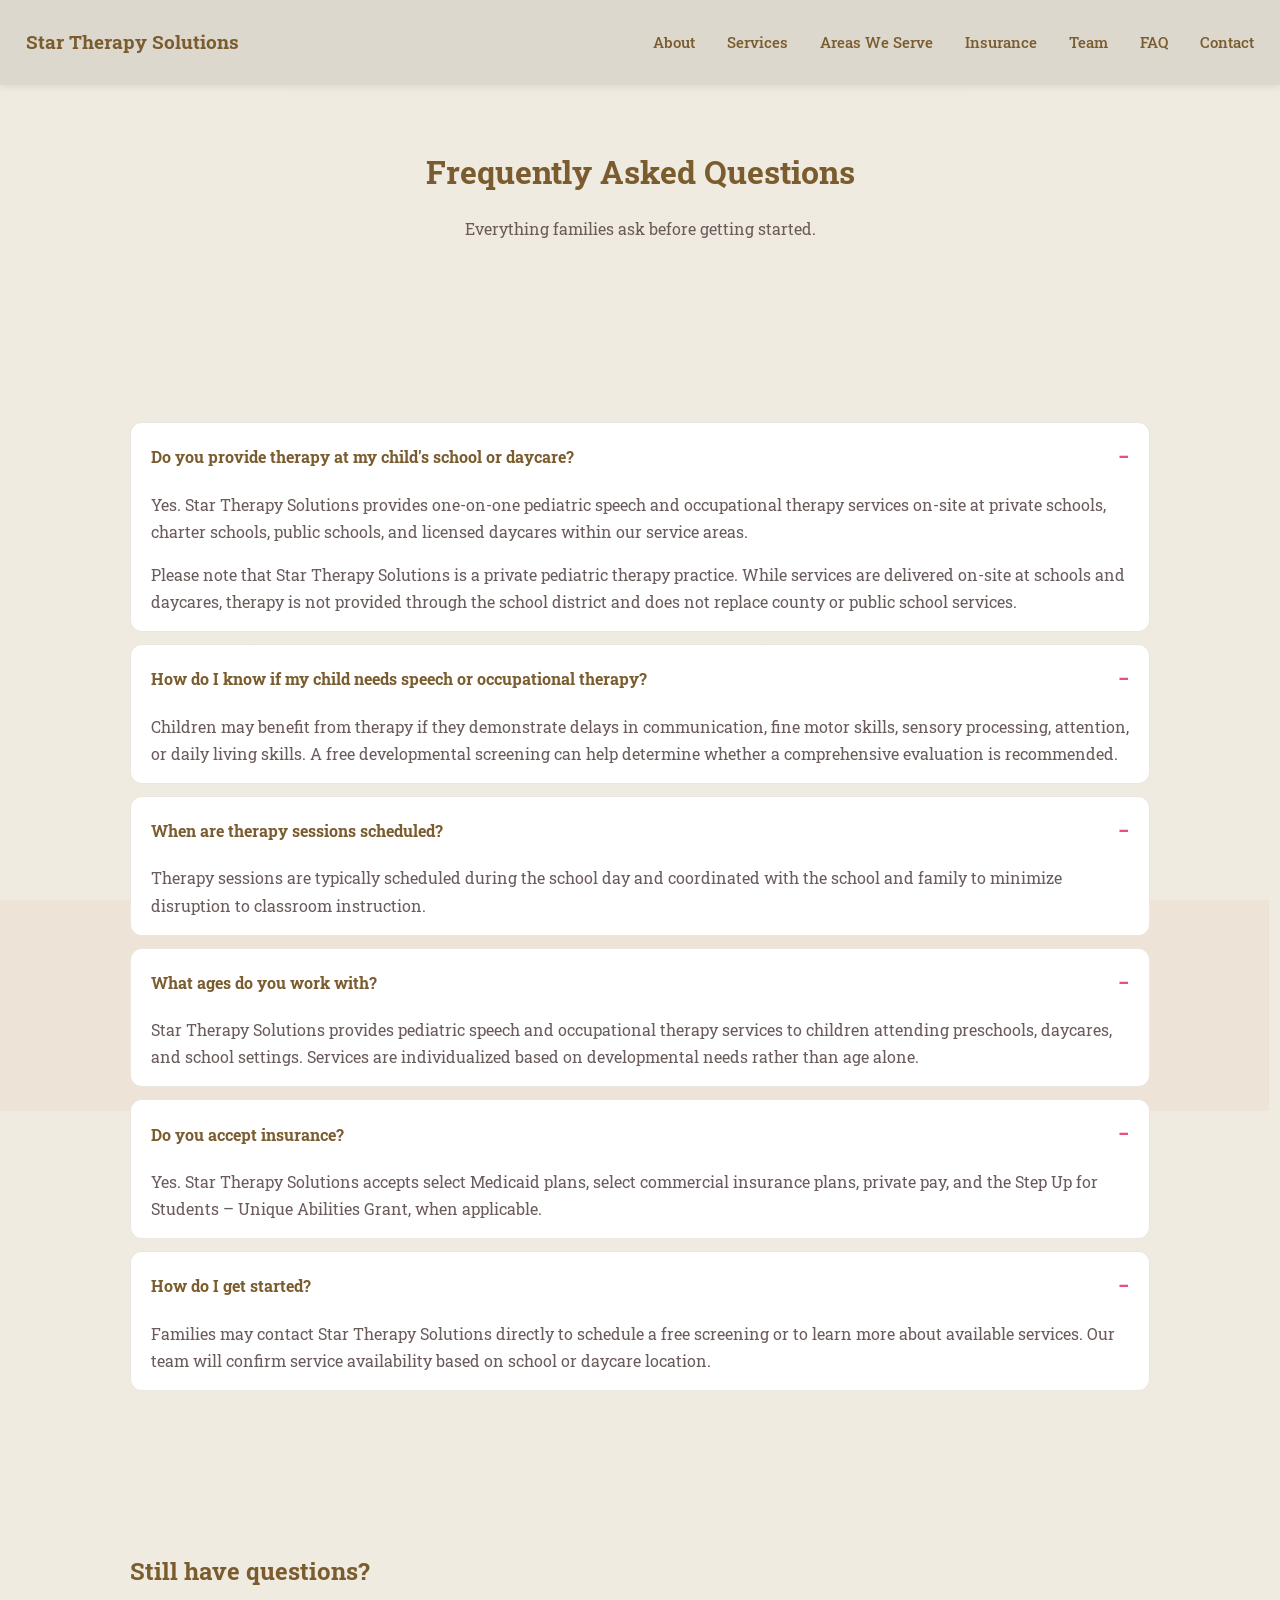
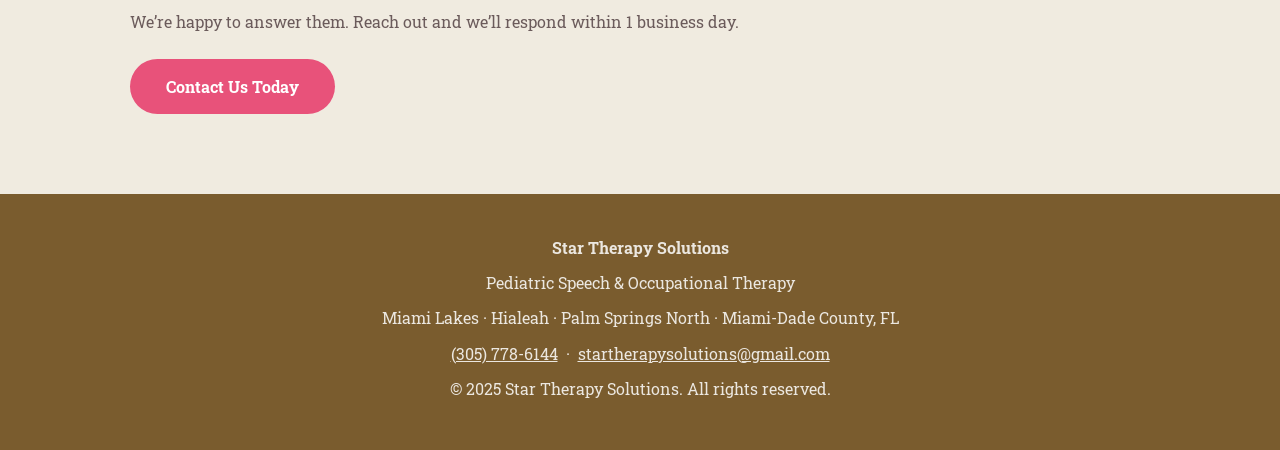
<file: faq.html>
<!DOCTYPE html>
<html lang="en">

  <head>
    <meta charset="UTF-8" />
    <meta name="viewport" content="width=device-width, initial-scale=1.0" />
    <title>FAQ | Pediatric Therapy Questions Answered | Star Therapy Solutions</title>
    <meta name="description" content="Answers to common questions about pediatric speech therapy and occupational therapy services in Miami Lakes, Hialeah, and Palm Springs North." />
    <meta name="robots" content="index, follow" />
    <link rel="canonical" href="https://www.startherapysolutions.com/faq.html" />

    <meta property="og:type"        content="website" />
    <meta property="og:title"       content="FAQ | Star Therapy Solutions" />
    <meta property="og:description" content="Common questions about pediatric speech and occupational therapy services on-site at schools and daycares in Miami-Dade County." />
    <meta property="og:url"         content="https://www.startherapysolutions.com/faq.html" />

    <!-- ─────────────────────────────────────────────
         FAQ PAGE JSON-LD
         These questions are machine-readable by
         Google's AI Overview. Each Q&A here can
         appear directly in search results.
         ───────────────────────────────────────────── -->
    <script type="application/ld+json">
    {
      "@context": "https://schema.org",
      "@type": "FAQPage",
      "mainEntity": [
        {
          "@type": "Question",
          "name": "Do you provide therapy at my child's school or daycare?",
          "acceptedAnswer": {
            "@type": "Answer",
            "text": "Yes. Star Therapy Solutions provides one-on-one pediatric speech and occupational therapy services on-site at private schools, charter schools, public schools, and licensed daycares within our service areas. Services are arranged through family referral and school collaboration. Star Therapy Solutions is a private practice and does not replace school district or county services."
          }
        },
        {
          "@type": "Question",
          "name": "How do I know if my child needs speech or occupational therapy?",
          "acceptedAnswer": {
            "@type": "Answer",
            "text": "Children may benefit from therapy if they demonstrate delays in communication, fine motor skills, sensory processing, attention, or daily living skills. A free developmental screening can help determine whether a comprehensive evaluation is recommended."
          }
        },
        {
          "@type": "Question",
          "name": "When are therapy sessions scheduled?",
          "acceptedAnswer": {
            "@type": "Answer",
            "text": "Therapy sessions are typically scheduled during the school day and coordinated with the school and family to minimize disruption to classroom instruction."
          }
        },
        {
          "@type": "Question",
          "name": "What ages do you work with?",
          "acceptedAnswer": {
            "@type": "Answer",
            "text": "Star Therapy Solutions provides pediatric speech and occupational therapy to children attending preschools, daycares, and school settings. Services are individualized based on developmental needs rather than age alone."
          }
        },
        {
          "@type": "Question",
          "name": "Do you accept insurance?",
          "acceptedAnswer": {
            "@type": "Answer",
            "text": "Yes. Star Therapy Solutions accepts select Medicaid plans, select commercial insurance plans, private pay, and the Step Up for Students Unique Abilities Grant, when applicable."
          }
        },
        {
          "@type": "Question",
          "name": "How do I get started with therapy for my child?",
          "acceptedAnswer": {
            "@type": "Answer",
            "text": "Families may contact Star Therapy Solutions directly to schedule a free screening or to learn more about available services. Our team will confirm service availability based on school or daycare location."
          }
        },
        {
          "@type": "Question",
          "name": "What areas does Star Therapy Solutions serve?",
          "acceptedAnswer": {
            "@type": "Answer",
            "text": "We serve schools and daycares in Miami Lakes, Hialeah, Palm Springs North, Hialeah Gardens, and surrounding Miami-Dade communities."
          }
        },
        {
          "@type": "Question",
          "name": "Is Star Therapy Solutions affiliated with the school district?",
          "acceptedAnswer": {
            "@type": "Answer",
            "text": "No. Star Therapy Solutions is a private practice and is not affiliated with or employed by the school district. Services are delivered through family referral and school collaboration and do not replace county or public school services."
          }
        }
      ]
    }
    </script>

    <link rel="stylesheet" href="styles.css" />
    <link rel="icon" href="image/favicon.ico" type="image/x-icon" />
  </head>


  <body class="faq-page">

    <!-- NAVIGATION — links go to index.html for anchor sections -->
    <nav aria-label="Main navigation">
      <a href="index.html" class="nav-logo">Star Therapy Solutions</a>
      <button id="navToggle" aria-label="Open navigation menu">&#9776;</button>
      <ul id="navLinks" role="list">
        <li><a href="index.html#about">About</a></li>
        <li><a href="services.html">Services</a></li>
        <li><a href="index.html#areas">Areas We Serve</a></li>
        <li><a href="index.html#insurance">Insurance</a></li>
        <li><a href="team.html">Team</a></li>
        <li><a href="faq.html" aria-current="page">FAQ</a></li>
        <li><a href="index.html#contact" class="nav-cta">Contact</a></li>
      </ul>
    </nav>


    <!-- PAGE HERO — decorative arch + page title -->
    <div class="page-hero page-hero--faq" style="text-align: center;">
      <div class="page-hero-arch" aria-hidden="true"></div>
      <h1>Frequently Asked Questions</h1>
      <p>Everything families ask before getting started.</p>
    </div>


    <main>

      <!-- ─────────────────────────────────────────────
           FAQ ITEMS
           Each item uses a <details> + <summary> — they
           open and close on click, no JavaScript needed.
           The [open] attribute is added to pre-open items.
           ───────────────────────────────────────────── -->
      <section id="faq-main" class="faq-page-section" aria-label="Frequently asked questions">

        <div class="faq-list faq-list--page">

          <details open>
            <summary>Do you provide therapy at my child's school or daycare?</summary>
            <div class="faq-answer">
              <p>
                Yes. Star Therapy Solutions provides one-on-one pediatric speech and occupational
                therapy services on-site at private schools, charter schools, public schools,
                and licensed daycares within our service areas.
              </p>
              <p>
                Please note that Star Therapy Solutions is a private pediatric therapy practice.
                While services are delivered on-site at schools and daycares, therapy is not
                provided through the school district and does not replace county or public school services.
              </p>
            </div>
          </details>

          <details open>
            <summary>How do I know if my child needs speech or occupational therapy?</summary>
            <div class="faq-answer">
              <p>
                Children may benefit from therapy if they demonstrate delays in communication,
                fine motor skills, sensory processing, attention, or daily living skills.
                A free developmental screening can help determine whether a comprehensive
                evaluation is recommended.
              </p>
            </div>
          </details>

          <details open>
            <summary>When are therapy sessions scheduled?</summary>
            <div class="faq-answer">
              <p>
                Therapy sessions are typically scheduled during the school day and coordinated
                with the school and family to minimize disruption to classroom instruction.
              </p>
            </div>
          </details>

          <details open>
            <summary>What ages do you work with?</summary>
            <div class="faq-answer">
              <p>
                Star Therapy Solutions provides pediatric speech and occupational therapy services
                to children attending preschools, daycares, and school settings. Services are
                individualized based on developmental needs rather than age alone.
              </p>
            </div>
          </details>

          <details open>
            <summary>Do you accept insurance?</summary>
            <div class="faq-answer">
              <p>
                Yes. Star Therapy Solutions accepts select Medicaid plans, select commercial
                insurance plans, private pay, and the Step Up for Students &ndash; Unique
                Abilities Grant, when applicable.
              </p>
            </div>
          </details>

          <details open>
            <summary>How do I get started?</summary>
            <div class="faq-answer">
              <p>
                Families may contact Star Therapy Solutions directly to schedule a free screening
                or to learn more about available services. Our team will confirm service
                availability based on school or daycare location.
              </p>
            </div>
          </details>

        </div>
      </section>


      <!-- CTA STRIP -->
      <section class="cta-strip" aria-label="Call to action">
        <h2>Still have questions?</h2>
        <p>We&rsquo;re happy to answer them. Reach out and we&rsquo;ll respond within 1 business day.</p>
        <a href="index.html#contact" class="btn-primary">Contact Us Today</a>
      </section>

    </main>


    <footer>
      <p><strong>Star Therapy Solutions</strong></p>
      <p>Pediatric Speech &amp; Occupational Therapy</p>
      <p>Miami Lakes &middot; Hialeah &middot; Palm Springs North &middot; Miami-Dade County, FL</p>
      <p>
        <a href="tel:+13057786144">(305) 778-6144</a>
        &nbsp;&middot;&nbsp;
        <a href="mailto:startherapysolutions@gmail.com">startherapysolutions@gmail.com</a>
      </p>
      <p>&copy; 2025 Star Therapy Solutions. All rights reserved.</p>
    </footer>


    <script src="script.js"></script>

  </body>

</html>
</file>
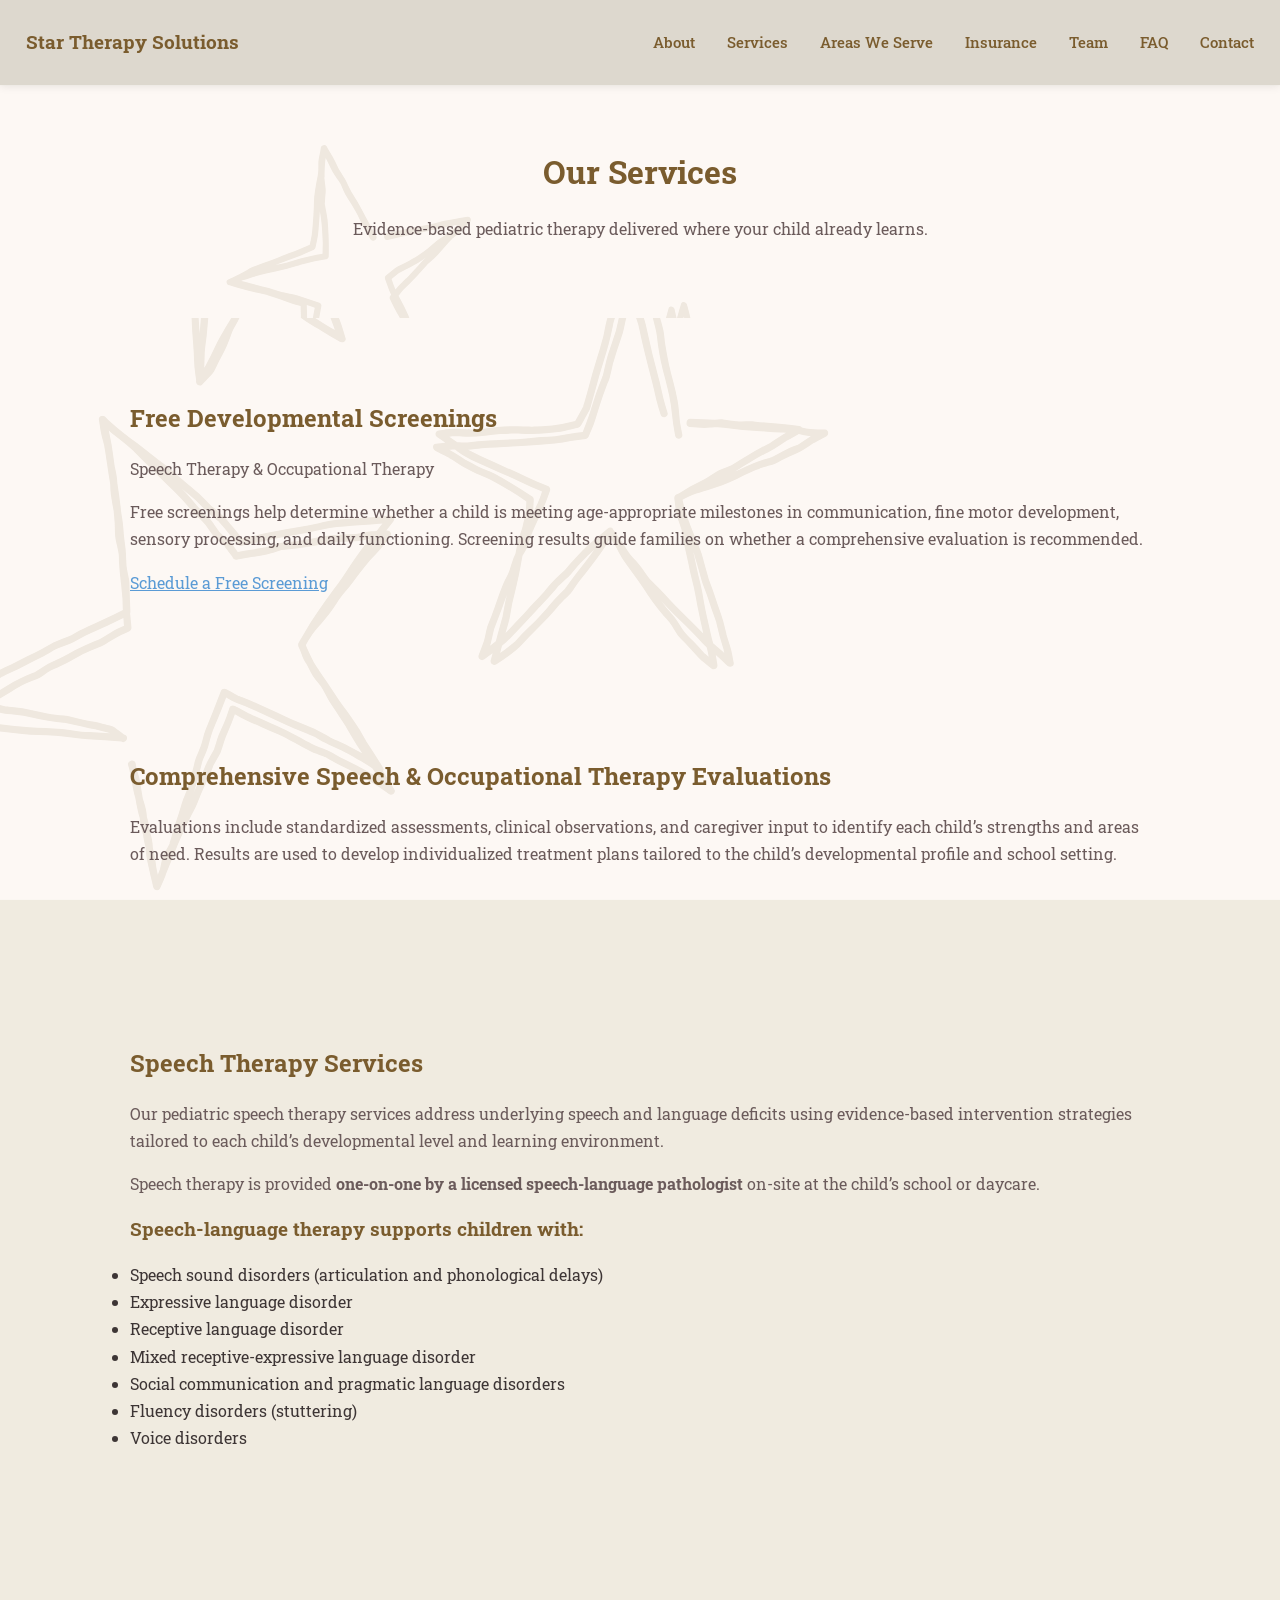
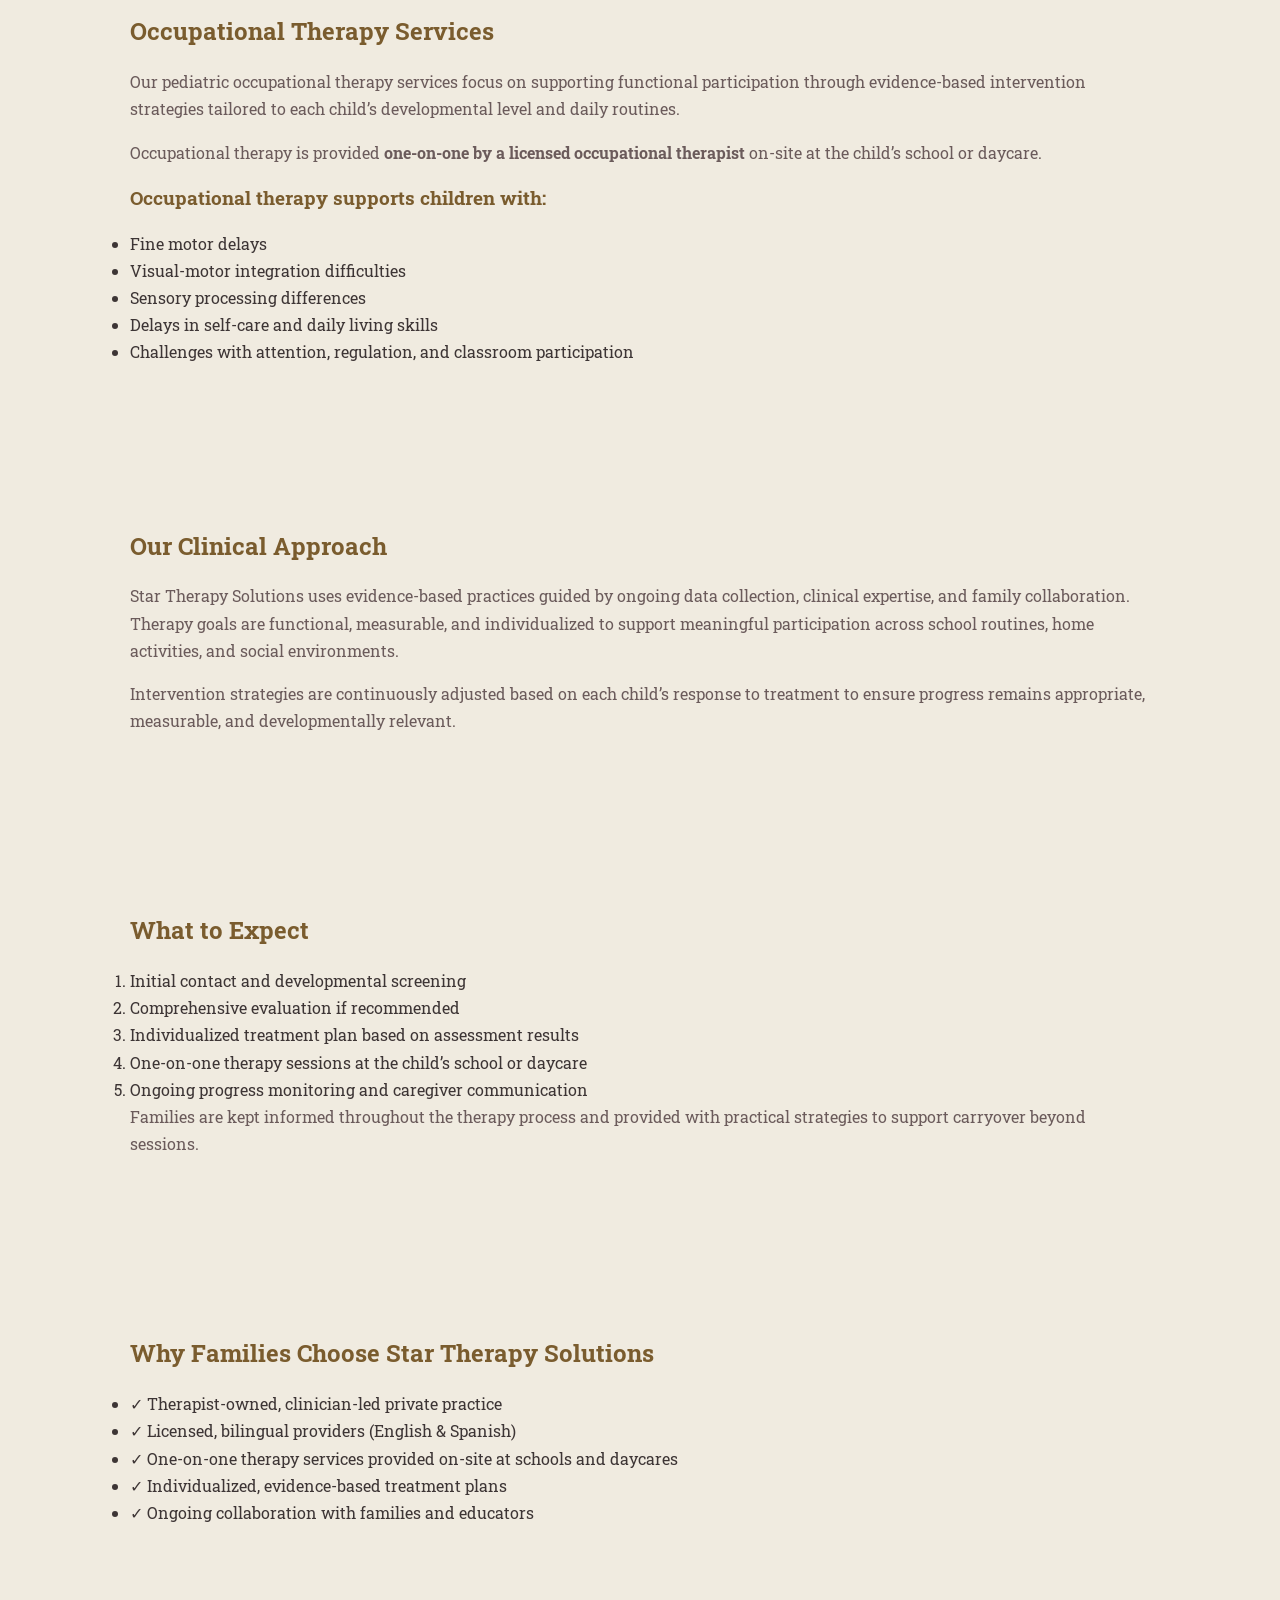
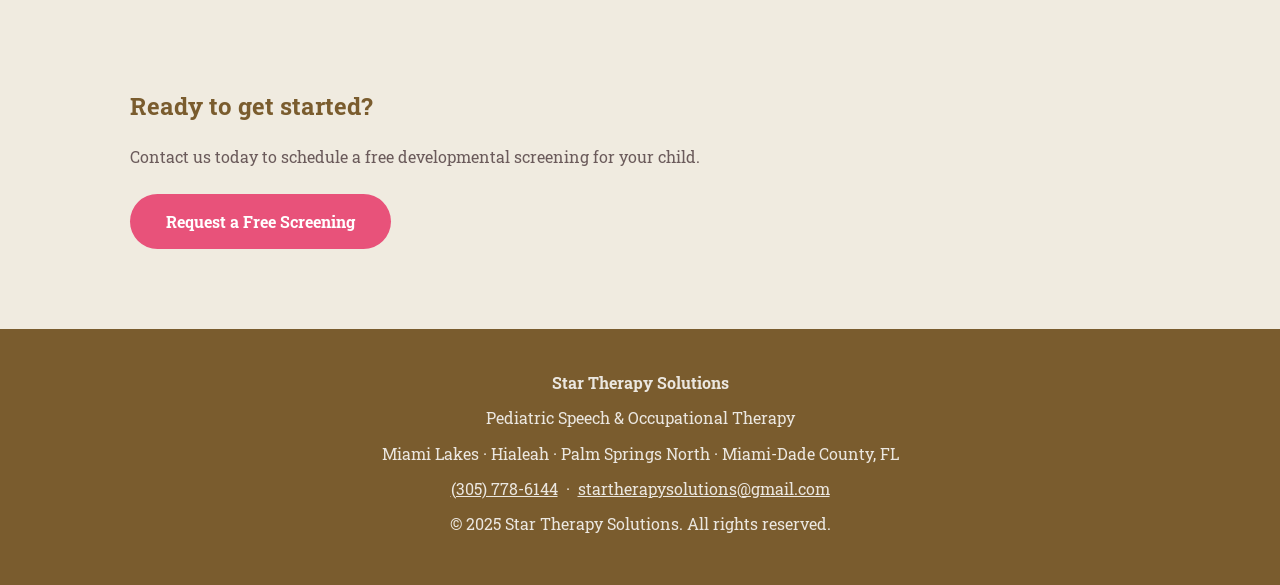
<file: services.html>
<!DOCTYPE html>
<html lang="en">

  <head>
    <meta charset="UTF-8" />
    <meta name="viewport" content="width=device-width, initial-scale=1.0" />
    <title>Pediatric Speech &amp; Occupational Therapy Services | Star Therapy Solutions</title>
    <meta name="description" content="Pediatric speech therapy and occupational therapy on-site at your child's school or daycare. Free screenings, evaluations, and individualized treatment plans. Miami Lakes, Hialeah &amp; Palm Springs North." />
    <meta name="robots" content="index, follow" />
    <link rel="canonical" href="https://www.startherapysolutions.com/services.html" />

    <meta property="og:type"        content="website" />
    <meta property="og:title"       content="Therapy Services | Star Therapy Solutions" />
    <meta property="og:description" content="Free developmental screenings, comprehensive evaluations, and one-on-one speech and occupational therapy on-site at schools and daycares in Miami-Dade County." />
    <meta property="og:url"         content="https://www.startherapysolutions.com/services.html" />

    <!-- ─────────────────────────────────────────────
         SERVICES PAGE JSON-LD
         ItemList + individual Service schemas
         help Google AI understand what specific
         services are offered and who they help.
         ───────────────────────────────────────────── -->
    <script type="application/ld+json">
    {
      "@context": "https://schema.org",
      "@type": "ItemList",
      "name": "Therapy Services – Star Therapy Solutions",
      "itemListElement": [
        {
          "@type": "ListItem",
          "position": 1,
          "item": {
            "@type": "MedicalProcedure",
            "name": "Free Developmental Screening",
            "description": "Free screenings to determine whether a child is meeting age-appropriate milestones in communication, fine motor development, sensory processing, and daily functioning.",
            "procedureType": "Noninvasive"
          }
        },
        {
          "@type": "ListItem",
          "position": 2,
          "item": {
            "@type": "MedicalProcedure",
            "name": "Comprehensive Speech and Occupational Therapy Evaluation",
            "description": "Standardized assessments, clinical observations, and caregiver input to identify strengths and areas of need, resulting in individualized treatment plans.",
            "procedureType": "Noninvasive"
          }
        },
        {
          "@type": "ListItem",
          "position": 3,
          "item": {
            "@type": "MedicalTherapy",
            "name": "Pediatric Speech Therapy",
            "description": "One-on-one speech-language therapy on-site at school or daycare, addressing articulation, language disorders, social communication, fluency, and voice disorders.",
            "relevantSpecialty": "Speech-Language Pathology"
          }
        },
        {
          "@type": "ListItem",
          "position": 4,
          "item": {
            "@type": "MedicalTherapy",
            "name": "Pediatric Occupational Therapy",
            "description": "One-on-one occupational therapy on-site at school or daycare, addressing fine motor delays, sensory processing, self-care skills, and classroom participation.",
            "relevantSpecialty": "Occupational Therapy"
          }
        }
      ]
    }
    </script>

    <link rel="stylesheet" href="styles.css" />
    <link rel="icon" href="image/favicon.ico" type="image/x-icon" />
  </head>


  <body>

    <!-- NAVIGATION -->
    <nav aria-label="Main navigation">
      <a href="index.html" class="nav-logo">Star Therapy Solutions</a>
      <button id="navToggle" aria-label="Open navigation menu">&#9776;</button>
      <ul id="navLinks" role="list">
        <li><a href="index.html#about">About</a></li>
        <li><a href="services.html" aria-current="page">Services</a></li>
        <li><a href="index.html#areas">Areas We Serve</a></li>
        <li><a href="index.html#insurance">Insurance</a></li>
        <li><a href="team.html">Team</a></li>
        <li><a href="faq.html">FAQ</a></li>
        <li><a href="index.html#contact" class="nav-cta">Contact</a></li>
      </ul>
    </nav>


    <!-- PAGE HERO -->
    <div class="page-hero">
      <div class="page-hero-arch" aria-hidden="true"></div>
      <h1>Our Services</h1>
      <p>Evidence-based pediatric therapy delivered where your child already learns.</p>
    </div>


    <main>

      <!-- ════════════════════════════════════════════
           FREE DEVELOPMENTAL SCREENINGS
           ════════════════════════════════════════════ -->
      <section id="screenings" class="service-block" aria-labelledby="screenings-heading">
        <div class="service-block__content">
          <h2 id="screenings-heading">Free Developmental Screenings</h2>
          <p class="service-block__tag">Speech Therapy &amp; Occupational Therapy</p>
          <p>
            Free screenings help determine whether a child is meeting age-appropriate milestones
            in communication, fine motor development, sensory processing, and daily functioning.
            Screening results guide families on whether a comprehensive evaluation is recommended.
          </p>
          <a href="index.html#contact" class="btn-secondary">Schedule a Free Screening</a>
        </div>
      </section>


      <!-- ════════════════════════════════════════════
           COMPREHENSIVE EVALUATIONS
           ════════════════════════════════════════════ -->
      <section id="evaluations" class="service-block service-block--alt" aria-labelledby="eval-heading">
        <div class="service-block__content">
          <h2 id="eval-heading">Comprehensive Speech &amp; Occupational Therapy Evaluations</h2>
          <p>
            Evaluations include standardized assessments, clinical observations, and caregiver
            input to identify each child&rsquo;s strengths and areas of need. Results are used to
            develop individualized treatment plans tailored to the child&rsquo;s developmental
            profile and school setting.
          </p>
        </div>
      </section>


      <!-- ════════════════════════════════════════════
           SPEECH THERAPY SERVICES
           ════════════════════════════════════════════ -->
      <section id="speech" class="service-block" aria-labelledby="speech-heading">
        <div class="service-block__content">
          <h2 id="speech-heading">Speech Therapy Services</h2>

          <p>
            Our pediatric speech therapy services address underlying speech and language deficits
            using evidence-based intervention strategies tailored to each child&rsquo;s
            developmental level and learning environment.
          </p>
          <p>
            Speech therapy is provided <strong>one-on-one by a licensed speech-language
            pathologist</strong> on-site at the child&rsquo;s school or daycare.
          </p>

          <h3>Speech-language therapy supports children with:</h3>
          <ul class="conditions-list">
            <li>Speech sound disorders (articulation and phonological delays)</li>
            <li>Expressive language disorder</li>
            <li>Receptive language disorder</li>
            <li>Mixed receptive-expressive language disorder</li>
            <li>Social communication and pragmatic language disorders</li>
            <li>Fluency disorders (stuttering)</li>
            <li>Voice disorders</li>
          </ul>
        </div>
      </section>


      <!-- ════════════════════════════════════════════
           OCCUPATIONAL THERAPY SERVICES
           ════════════════════════════════════════════ -->
      <section id="ot" class="service-block service-block--alt" aria-labelledby="ot-heading">
        <div class="service-block__content">
          <h2 id="ot-heading">Occupational Therapy Services</h2>

          <p>
            Our pediatric occupational therapy services focus on supporting functional
            participation through evidence-based intervention strategies tailored to each
            child&rsquo;s developmental level and daily routines.
          </p>
          <p>
            Occupational therapy is provided <strong>one-on-one by a licensed occupational
            therapist</strong> on-site at the child&rsquo;s school or daycare.
          </p>

          <h3>Occupational therapy supports children with:</h3>
          <ul class="conditions-list">
            <li>Fine motor delays</li>
            <li>Visual-motor integration difficulties</li>
            <li>Sensory processing differences</li>
            <li>Delays in self-care and daily living skills</li>
            <li>Challenges with attention, regulation, and classroom participation</li>
          </ul>
        </div>
      </section>


      <!-- ════════════════════════════════════════════
           CLINICAL APPROACH
           ════════════════════════════════════════════ -->
      <section id="approach" class="approach-section" aria-labelledby="approach-heading">
        <h2 id="approach-heading">Our Clinical Approach</h2>
        <p>
          Star Therapy Solutions uses evidence-based practices guided by ongoing data collection,
          clinical expertise, and family collaboration. Therapy goals are functional, measurable,
          and individualized to support meaningful participation across school routines, home
          activities, and social environments.
        </p>
        <p>
          Intervention strategies are continuously adjusted based on each child&rsquo;s response
          to treatment to ensure progress remains appropriate, measurable, and developmentally relevant.
        </p>
      </section>


      <!-- ════════════════════════════════════════════
           WHAT TO EXPECT
           ════════════════════════════════════════════ -->
      <section id="process" class="process-section" aria-labelledby="process-heading">
        <h2 id="process-heading">What to Expect</h2>

        <!-- Numbered steps — each step uses a CSS counter -->
        <ol class="process-steps">
          <li>Initial contact and developmental screening</li>
          <li>Comprehensive evaluation if recommended</li>
          <li>Individualized treatment plan based on assessment results</li>
          <li>One-on-one therapy sessions at the child&rsquo;s school or daycare</li>
          <li>Ongoing progress monitoring and caregiver communication</li>
        </ol>

        <p>
          Families are kept informed throughout the therapy process and provided with practical
          strategies to support carryover beyond sessions.
        </p>
      </section>


      <!-- ════════════════════════════════════════════
           WHY CHOOSE US
           ════════════════════════════════════════════ -->
      <section id="why" class="why-section" aria-labelledby="why-heading">
        <h2 id="why-heading">Why Families Choose Star Therapy Solutions</h2>

        <ul class="why-list">
          <li>
            <span class="why-icon" aria-hidden="true">&#10003;</span>
            Therapist-owned, clinician-led private practice
          </li>
          <li>
            <span class="why-icon" aria-hidden="true">&#10003;</span>
            Licensed, bilingual providers (English &amp; Spanish)
          </li>
          <li>
            <span class="why-icon" aria-hidden="true">&#10003;</span>
            One-on-one therapy services provided on-site at schools and daycares
          </li>
          <li>
            <span class="why-icon" aria-hidden="true">&#10003;</span>
            Individualized, evidence-based treatment plans
          </li>
          <li>
            <span class="why-icon" aria-hidden="true">&#10003;</span>
            Ongoing collaboration with families and educators
          </li>
        </ul>
      </section>


      <!-- CTA STRIP -->
      <section class="cta-strip" aria-label="Call to action">
        <h2>Ready to get started?</h2>
        <p>Contact us today to schedule a free developmental screening for your child.</p>
        <a href="index.html#contact" class="btn-primary">Request a Free Screening</a>
      </section>

    </main>


    <footer>
      <p><strong>Star Therapy Solutions</strong></p>
      <p>Pediatric Speech &amp; Occupational Therapy</p>
      <p>Miami Lakes &middot; Hialeah &middot; Palm Springs North &middot; Miami-Dade County, FL</p>
      <p>
        <a href="tel:+13057786144">(305) 778-6144</a>
        &nbsp;&middot;&nbsp;
        <a href="mailto:startherapysolutions@gmail.com">startherapysolutions@gmail.com</a>
      </p>
      <p>&copy; 2025 Star Therapy Solutions. All rights reserved.</p>
    </footer>


    <script src="script.js"></script>

  </body>

</html>
</file>
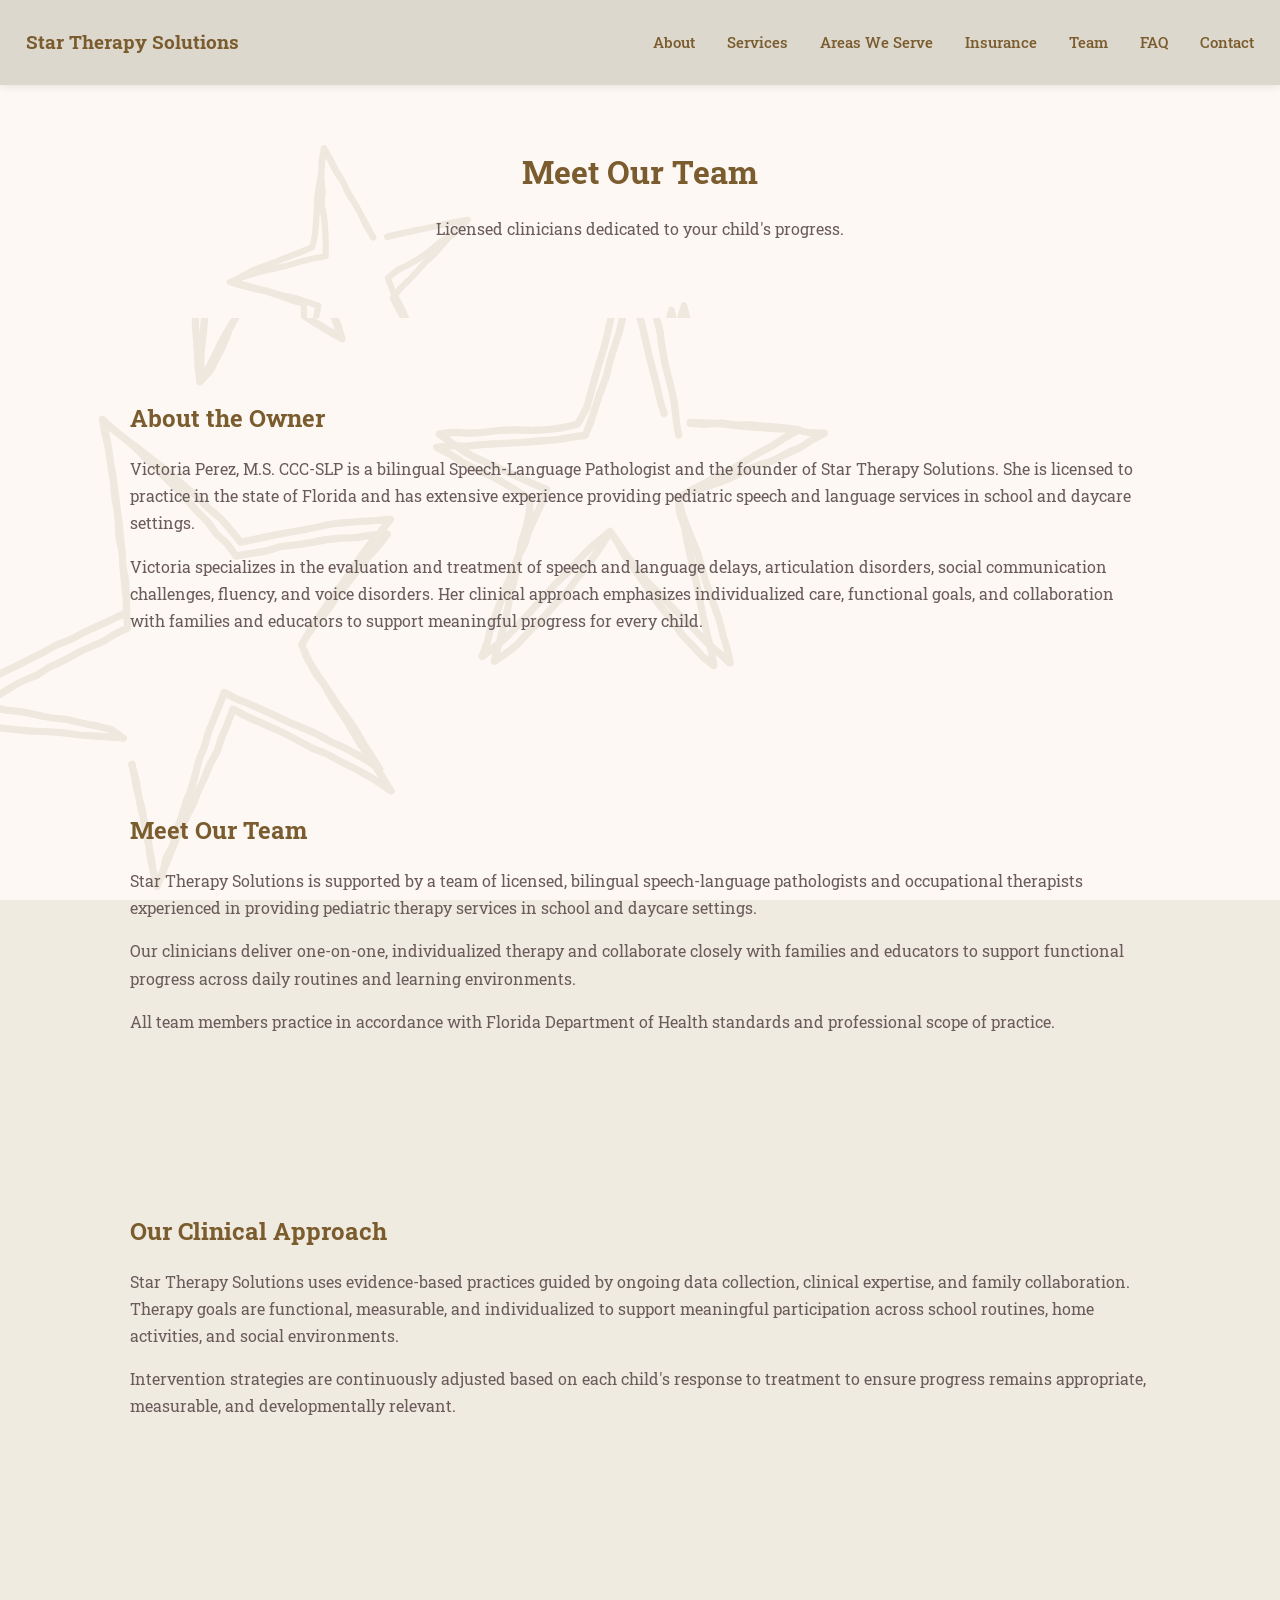
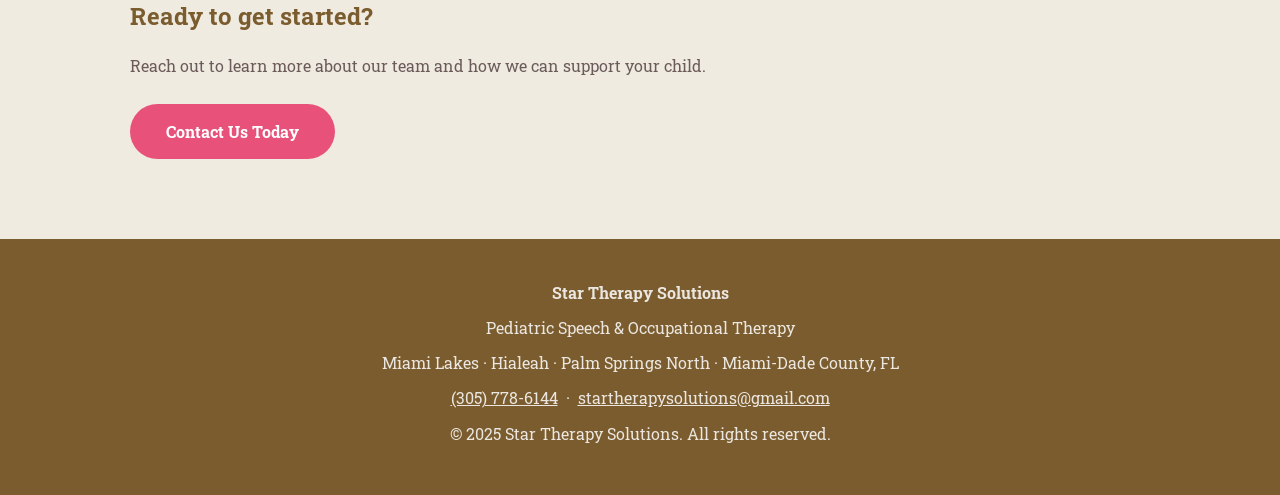
<file: team.html>
<!DOCTYPE html>
<html lang="en">

  <head>
    <meta charset="UTF-8" />
    <meta name="viewport" content="width=device-width, initial-scale=1.0" />
    <title>Meet Our Team | Star Therapy Solutions</title>
    <meta name="description" content="Meet Victoria Perez and the team of licensed speech-language pathologists and occupational therapists at Star Therapy Solutions." />
    <meta name="robots" content="index, follow" />
    <link rel="canonical" href="https://www.startherapysolutions.com/team.html" />

    <meta property="og:type"        content="website" />
    <meta property="og:title"       content="Meet Our Team | Star Therapy Solutions" />
    <meta property="og:description" content="Meet our team of licensed pediatric speech-language pathologists and occupational therapists." />
    <meta property="og:url"         content="https://www.startherapysolutions.com/team.html" />

    <link rel="stylesheet" href="styles.css" />
    <link rel="icon" href="image/favicon.ico" type="image/x-icon" />
  </head>

  <body>

    <!-- NAVIGATION — links go to index.html for anchor sections -->
    <nav aria-label="Main navigation">
      <a href="index.html" class="nav-logo">Star Therapy Solutions</a>
      <button id="navToggle" aria-label="Open navigation menu">&#9776;</button>
      <ul id="navLinks" role="list">
        <li><a href="index.html#about">About</a></li>
        <li><a href="services.html">Services</a></li>
        <li><a href="index.html#areas">Areas We Serve</a></li>
        <li><a href="index.html#insurance">Insurance</a></li>
        <li><a href="team.html" aria-current="page">Team</a></li>
        <li><a href="faq.html">FAQ</a></li>
        <li><a href="index.html#contact" class="nav-cta">Contact</a></li>
      </ul>
    </nav>

    <!-- PAGE HERO — decorative arch + page title -->
    <div class="page-hero" style="text-align: center;">
      <div class="page-hero-arch" aria-hidden="true"></div>
      <h1>Meet Our Team</h1>
      <p>Licensed clinicians dedicated to your child's progress.</p>
    </div>

    <main>

      <!-- ABOUT THE OWNER -->
      <section aria-labelledby="owner-heading">
        <h2 id="owner-heading">About the Owner</h2>
        <p>
          Victoria Perez, M.S. CCC-SLP is a bilingual Speech-Language Pathologist and the founder of
          Star Therapy Solutions. She is licensed to practice in the state of Florida and has extensive
          experience providing pediatric speech and language services in school and daycare settings.
        </p>
        <p>
          Victoria specializes in the evaluation and treatment of speech and language delays,
          articulation disorders, social communication challenges, fluency, and voice disorders. Her
          clinical approach emphasizes individualized care, functional goals, and collaboration with
          families and educators to support meaningful progress for every child.
        </p>
      </section>

      <!-- MEET OUR TEAM -->
      <section aria-labelledby="team-heading">
        <h2 id="team-heading">Meet Our Team</h2>
        <p>
          Star Therapy Solutions is supported by a team of licensed, bilingual
          speech-language pathologists and occupational therapists experienced
          in providing pediatric therapy services in school and daycare settings.
        </p>
        <p>
          Our clinicians deliver one-on-one, individualized therapy and
          collaborate closely with families and educators to support functional
          progress across daily routines and learning environments.
        </p>
        <p>
          All team members practice in accordance with Florida Department
          of Health standards and professional scope of practice.
        </p>
      </section>

      <!-- OUR CLINICAL APPROACH -->
      <section aria-labelledby="approach-heading">
        <h2 id="approach-heading">Our Clinical Approach</h2>
        <p>
          Star Therapy Solutions uses evidence-based practices guided by ongoing data collection, clinical expertise, and family collaboration.
          Therapy goals are functional, measurable, and individualized to support meaningful participation across school routines, home
          activities, and social environments.
        </p>
        <p>
          Intervention strategies are continuously adjusted based on each child's response to treatment to ensure progress remains appropriate,
          measurable, and developmentally relevant.
        </p>
      </section>

      <!-- CTA STRIP -->
      <section class="cta-strip" aria-label="Call to action">
        <h2>Ready to get started?</h2>
        <p>Reach out to learn more about our team and how we can support your child.</p>
        <a href="index.html#contact" class="btn-primary">Contact Us Today</a>
      </section>

    </main>

    <footer>
      <p><strong>Star Therapy Solutions</strong></p>
      <p>Pediatric Speech &amp; Occupational Therapy</p>
      <p>Miami Lakes &middot; Hialeah &middot; Palm Springs North &middot; Miami-Dade County, FL</p>
      <p>
        <a href="tel:+13057786144">(305) 778-6144</a>
        &nbsp;&middot;&nbsp;
        <a href="mailto:startherapysolutions@gmail.com">startherapysolutions@gmail.com</a>
      </p>
      <p>&copy; 2025 Star Therapy Solutions. All rights reserved.</p>
    </footer>

    <script src="script.js"></script>

  </body>

</html>
</file>
<file: styles.css>
/* ════════════════════════════════════════════════════
   STAR THERAPY SOLUTIONS — styles.css
   ════════════════════════════════════════════════════ */

@import url('https://fonts.googleapis.com/css2?family=Roboto+Slab:wght@400;600;700&display=swap');

:root {
  --cream: #f0ebe0;
  --brown: #7a5c2e;
  --brown-dark: #5c4220;
  --blue: #5b9bd5;
  --pink: #e8527a;
  --pink-dark: #c73d63;
  --text: #3d3535;
  --text-light: #6b5b5b;
  --nav-bg: #ddd8ce;
  --white: #ffffff;
  --bg-alt: #e8e0d0;
  --radius: 12px;
}


/* ── RESET ───────────────────────────────────────────*/
* {
  box-sizing: border-box;
  margin: 0;
  padding: 0;
}

body {
  font-family: 'Roboto Slab', serif;
  color: var(--text);
  background-color: var(--cream);
  background-image: url('image/stars.svg');
  background-size: cover;
  background-attachment: fixed;
  background-position: center;
  line-height: 1.7;
}

.faq-page {
  background-color: var(--cream);
  background-image: linear-gradient(rgba(240, 235, 224, 0.9), rgba(240, 235, 224, 0.9)), url('image/FAQ Background.svg');
  background-size: cover;
  background-attachment: fixed;
  background-position: center top;
  background-repeat: no-repeat;
}

h1,
h2,
h3 {
  color: var(--brown);
  margin-bottom: 16px;
}

p {
  margin-bottom: 16px;
  color: var(--text-light);
}

a {
  color: var(--blue);
}

section {
  padding: 80px 40px;
  max-width: 1100px;
  margin: 0 auto;
}

#about,
#areas,
#insurance {
  max-width: 100%;
  padding: 80px 0;
}

#about>*,
#areas>*,
#insurance>* {
  max-width: 1100px;
  margin-left: auto;
  margin-right: auto;
  padding-left: 40px;
  padding-right: 40px;
}

#about,
#insurance {
  background-color: var(--bg-alt);
}


/* ── NAVIGATION ──────────────────────────────────────*/
nav {
  background-color: var(--nav-bg);
  padding: 26px;
  display: flex;
  justify-content: space-between;
  align-items: center;
  position: sticky;
  top: 0;
  z-index: 100;
  box-shadow: 0 2px 8px rgba(0, 0, 0, 0.08);
}

.nav-logo {
  color: var(--brown);
  text-decoration: none;
  font-size: 1.2rem;
  font-weight: bold;
  display: flex;
  align-items: center;
  gap: 10px;
}

.nav-logo img {
  height: 60px;
  width: auto;
  display: block;
}

nav ul {
  list-style: none;
  display: flex;
  gap: 32px;
  margin: 0;
  padding: 0;
}

nav ul li a {
  color: var(--brown);
  text-decoration: none;
  font-size: 0.95rem;
  font-weight: 500;
}

nav ul li a:hover {
  color: var(--pink);
}

#navToggle {
  display: none;
  background: none;
  border: 2px solid var(--brown);
  color: var(--brown);
  font-size: 1.4rem;
  padding: 4px 10px;
  border-radius: 6px;
  cursor: pointer;
}


/* ── HERO SECTION ────────────────────────────────────*/
header {
  background-color: var(--cream);
  background-image: url('image/stars.svg');
  padding: 60px 40px;
  text-align: center;
  display: flex;
  flex-direction: column;
  align-items: center;
  justify-content: center;
  gap: 0;
}

.page-hero {
  background-color: var(--cream);
  background-image: url('image/stars.svg');
  padding: 60px 40px;
  text-align: center;
  display: flex;
  flex-direction: column;
  align-items: center;
  justify-content: center;
  position: relative;
}

.page-hero--faq {
  background-color: transparent;
  background-image: none;
}

header h1 {
  color: var(--brown);
  font-size: 3rem;
  margin: 0;
  letter-spacing: 4px;
  text-transform: uppercase;
}

.hero-subtitle {
  font-size: 1.2rem;
  color: var(--blue) !important;
  font-weight: bold;
  margin: 0 !important;
}

.hero-location {
  font-size: 1rem;
  color: var(--text-light) !important;
  margin: 0 !important;
}

.btn-primary {
  display: inline-block;
  margin-top: 8px;
  padding: 14px 36px;
  background-color: var(--pink);
  color: var(--white);
  text-decoration: none;
  font-weight: bold;
  border-radius: 50px;
  font-size: 1rem;
  transition: background-color 0.2s;
}

.btn-primary:hover {
  background-color: var(--pink-dark);
  color: var(--white);
}


/* ── SERVICES CARDS ──────────────────────────────────*/
#services ul {
  list-style: none;
  padding: 0;
  display: flex;
  flex-wrap: wrap;
  gap: 16px;
  margin-top: 24px;
}

#services ul li {
  background-color: var(--white);
  border-left: 4px solid var(--brown);
  padding: 16px 24px;
  border-radius: var(--radius);
  flex: 1 1 200px;
  font-weight: bold;
  color: var(--brown);
  box-shadow: 0 2px 6px rgba(0, 0, 0, 0.06);
}


/* ── AREAS PILLS ─────────────────────────────────────*/
#areas ul {
  list-style: none;
  padding: 0 40px;
  display: flex;
  flex-wrap: wrap;
  gap: 12px;
  margin: 24px 0;
  max-width: 1100px;
  margin-left: auto;
  margin-right: auto;
}

#areas ul li {
  background-color: var(--pink);
  color: var(--white);
  padding: 10px 20px;
  border-radius: 50px;
  font-weight: bold;
  font-size: 0.95rem;
}

#areas p,
#about p,
#insurance p {
  padding-left: 40px;
  padding-right: 40px;
  max-width: 1100px;
  margin-left: auto;
  margin-right: auto;
}

#areas h2,
#about h2,
#insurance h2 {
  padding-left: 40px;
  padding-right: 40px;
  max-width: 1100px;
  margin-left: auto;
  margin-right: auto;
}

#insurance ul {
  list-style: none;
  padding: 0 40px;
  max-width: 1100px;
  margin: 16px auto;
}

#insurance ul li {
  padding: 8px 0;
  border-bottom: 1px solid rgba(122, 92, 46, 0.15);
  color: var(--text);
}

#insurance ul li::before {
  content: "✓  ";
  color: var(--pink);
  font-weight: bold;
}


/* ── FAQ ─────────────────────────────────────────────*/
.faq-list {
  margin-top: 24px;
  display: flex;
  flex-direction: column;
  gap: 12px;
}

details {
  background-color: var(--white);
  border-radius: var(--radius);
  border: 1px solid rgba(122, 92, 46, 0.15);
  overflow: hidden;
}

summary {
  padding: 16px 20px;
  font-weight: bold;
  color: var(--brown);
  cursor: pointer;
  list-style: none;
  display: flex;
  justify-content: space-between;
  align-items: center;
}

summary::-webkit-details-marker {
  display: none;
}

summary::after {
  content: "+";
  font-size: 1.3rem;
  color: var(--pink);
}

details[open] summary::after {
  content: "−";
}

details p {
  padding: 0 20px 16px;
  margin: 0;
}


/* ── CONTACT FORM ────────────────────────────────────*/
#contact {
  background-color: var(--cream);
}

.contact-intake-cta {
  margin-top: 24px;
  margin-bottom: 32px;
}

.contact-intake-cta p {
  margin-bottom: 12px;
}

#contactForm {
  max-width: 640px;
  display: flex;
  flex-direction: column;
  gap: 6px;
  margin-top: 32px;
  margin-bottom: 32px;
}

#contactForm label {
  font-weight: bold;
  color: var(--brown);
  font-size: 0.9rem;
  margin-top: 12px;
}

#contactForm input,
#contactForm select,
#contactForm textarea {
  width: 100%;
  padding: 12px 16px;
  border: 2px solid #ccc3b5;
  border-radius: var(--radius);
  font-size: 1rem;
  font-family: inherit;
  color: var(--text);
  background-color: var(--white);
  transition: border-color 0.2s;
}

#contactForm input:focus,
#contactForm select:focus,
#contactForm textarea:focus {
  border-color: var(--blue);
  outline: none;
}

#contactForm textarea {
  resize: vertical;
  min-height: 120px;
}

#submitBtn {
  margin-top: 20px;
  padding: 14px 36px;
  background-color: var(--pink);
  color: var(--white);
  border: none;
  border-radius: 50px;
  font-size: 1rem;
  font-weight: bold;
  cursor: pointer;
  transition: background-color 0.2s;
  align-self: flex-start;
}

#submitBtn:hover {
  background-color: var(--pink-dark);
}

#successMessage {
  padding: 16px 24px;
  background-color: #d4edda;
  color: #155724;
  border-radius: var(--radius);
  border: 1px solid #c3e6cb;
  font-weight: bold;
  margin-bottom: 24px;
}

.contact-info {
  margin-top: 40px;
  padding-top: 32px;
  border-top: 2px solid var(--bg-alt);
}

.contact-info h3 {
  margin-bottom: 16px;
}

.contact-info ul {
  list-style: none;
  padding: 0;
  display: flex;
  flex-direction: column;
  gap: 10px;
}

.contact-info ul li {
  font-size: 1rem;
  color: var(--text);
}

.contact-info ul li a {
  font-weight: bold;
}


/* ── FOOTER ──────────────────────────────────────────*/
footer {
  background-color: var(--brown);
  color: white;
  text-align: center;
  padding: 40px;
}

footer p {
  color: rgba(255, 255, 255, 0.85);
  margin-bottom: 8px;
}

footer a {
  color: rgba(255, 255, 255, 0.85);
}


/* ── IMAGE SIZING & PLACEMENT ────────────────────────*/
img { 
  height: auto;
  display: block;

}

section img {
  margin: 24px auto;
  border-radius: var(--radius);
}

.img-left {
  float: left;
  margin: 0 24px 24px 0;
  ;
  display: inline;
}

.img-right {
  float: right;
  margin: 0 0 24px 24px;

  display: inline;
}

.img-full {
  width: 100%;
  margin: 32px 0;
}

.logo-svg {
  height: 48px;
  width: auto;
}

.icon-svg {
  height: 300px;
  width: auto;
  max-width: 498px;
  margin-bottom: -46px;
}

.about-icon-svg {
  height: 600px;
  width: auto;
  margin: 0 24px 24px 0;
  float: left;
}


/* ════════════════════════════════════════════════════
   RESPONSIVE — MOBILE STYLES
   ════════════════════════════════════════════════════ */
@media screen and (max-width: 768px) {

  nav {
    flex-wrap: wrap;
    padding: 26px;
    gap: 0;
  }

  #navToggle {
    display: block;
  }

  #navLinks {
    display: none;
    flex-direction: column;
    width: 100%;
    gap: 0;
    padding-top: 12px;
  }

  #navLinks.open {
    display: flex;
  }

  #navLinks li {
    border-top: 1px solid rgba(122, 92, 46, 0.15);
    padding: 10px 0;
  }

  header {
    padding: 80px 24px;
  }

  header h1 {
    font-size: 2rem;
    letter-spacing: 2px;
  }

  .hero-subtitle {
    font-size: 1.5rem;
    line-height: 1.4;
  }

  section {
    padding: 60px 24px;
  }

  #about,
  #areas,
  #insurance {
    padding: 60px 0;
  }

  #areas ul,
  #areas p,
  #about p,
  #about h2,
  #areas h2,
  #insurance h2,
  #insurance p,
  #insurance ul {
    padding-left: 24px;
    padding-right: 24px;
  }

  #services ul li {
    flex: 1 1 100%;
  }

  #areas ul li {
    font-size: 0.85rem;
    padding: 8px 14px;
  }

  #contactForm {
    max-width: 100%;
  }

  #submitBtn {
    width: 100%;
    text-align: center;
    align-self: stretch;
  }

  .nav-logo img {
    height: 70px !important;
    width: auto !important;
    display: block !important;
  }
}
</file>
